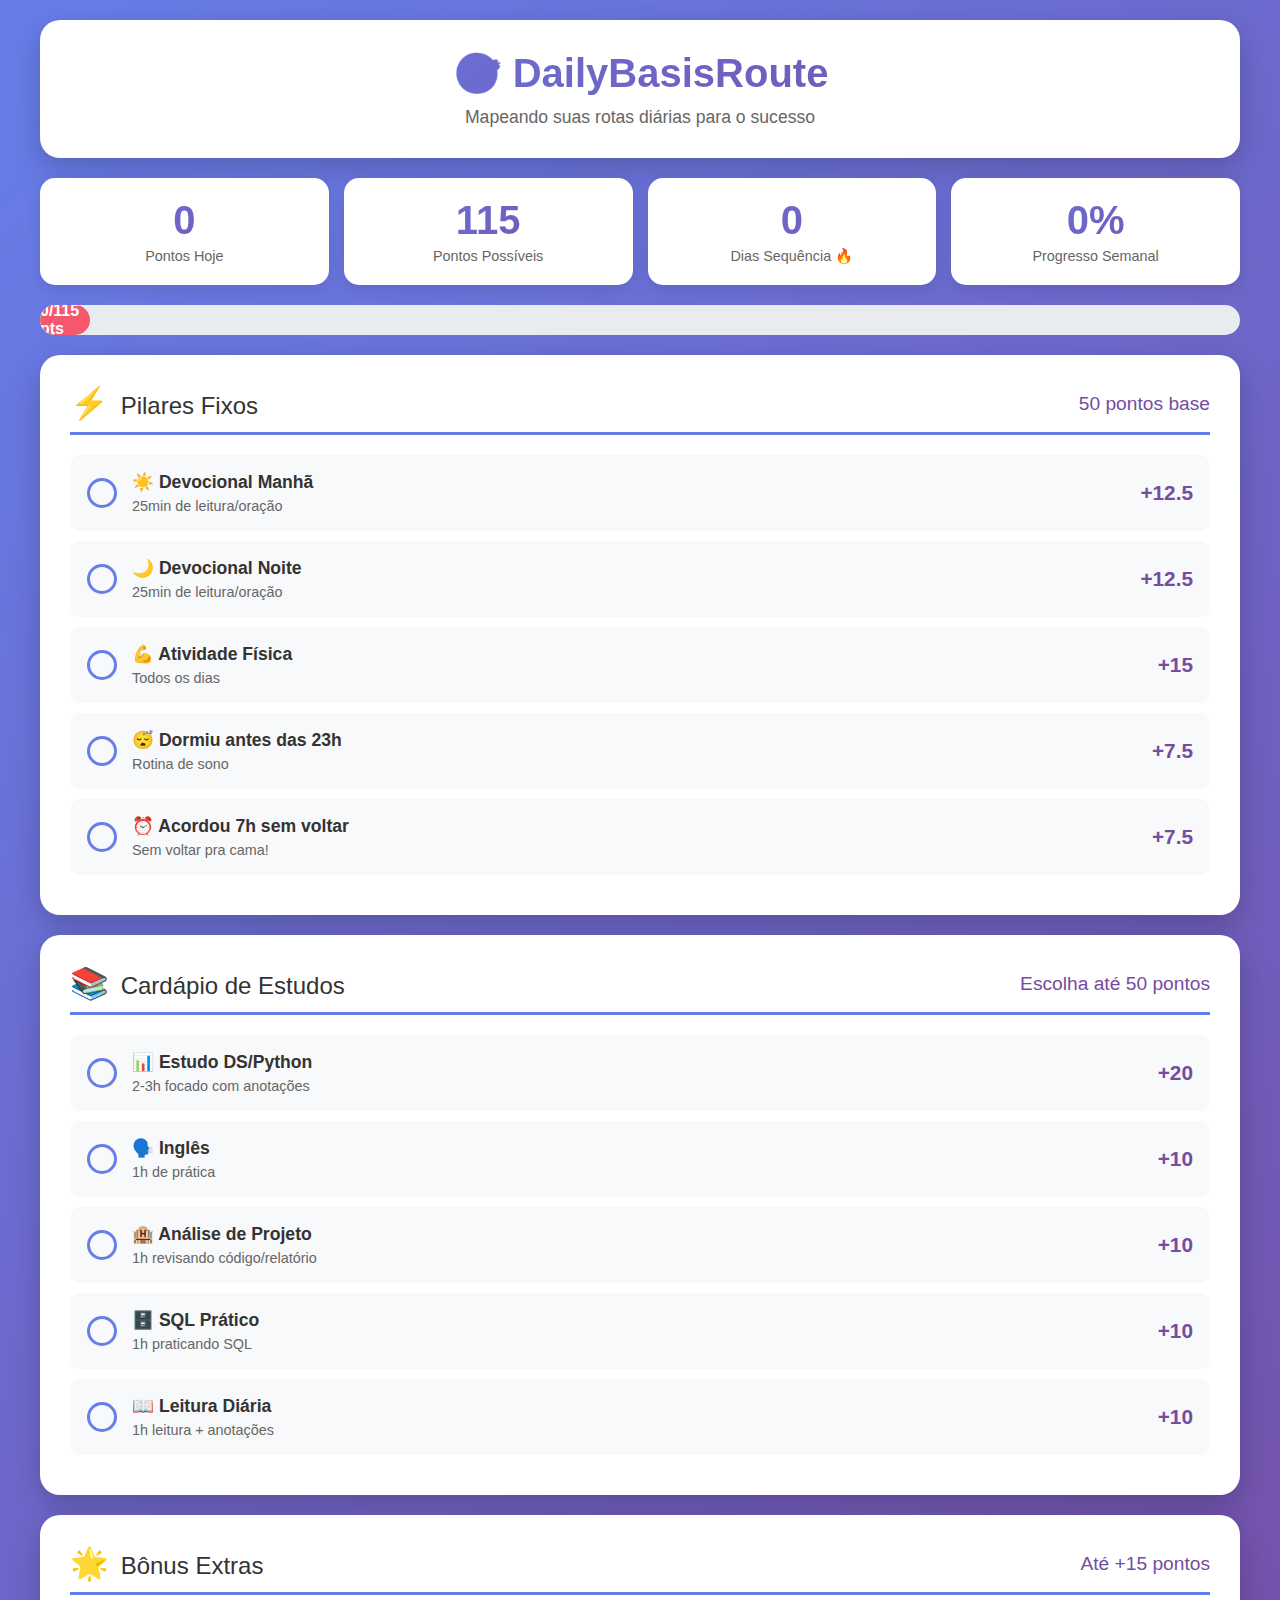
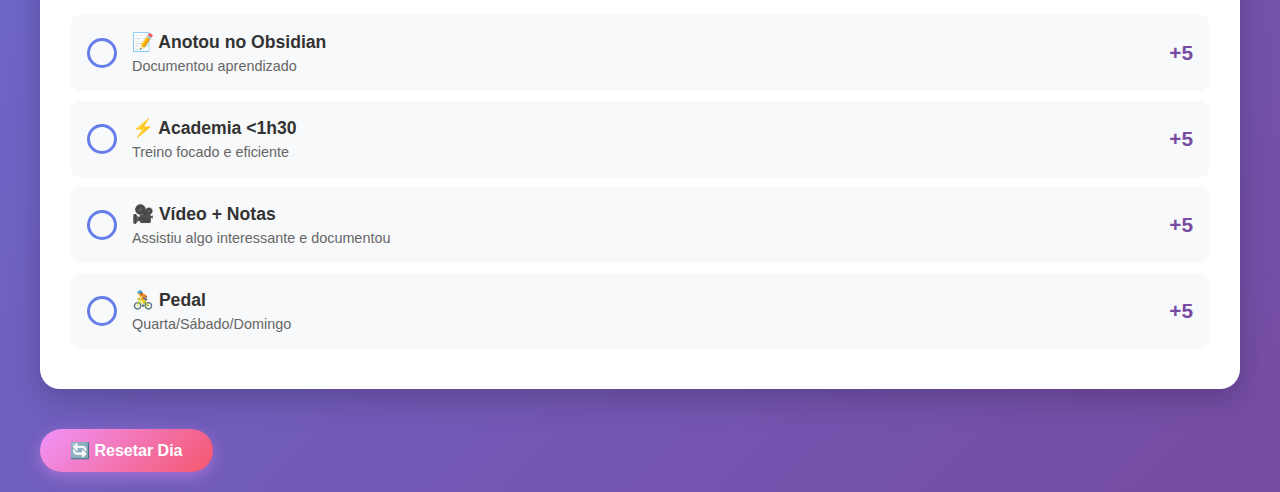
<file: index.html>
<!DOCTYPE html>
<html lang="pt-BR">
  <head>
    <meta charset="UTF-8" />
    <meta name="viewport" content="width=device-width, initial-scale=1.0" />
    <title>DailyBasisRoute - Sistema de Rotina Gamificado</title>
    <style>
      * {
        margin: 0;
        padding: 0;
        box-sizing: border-box;
      }

      body {
        font-family: "Segoe UI", Tahoma, Geneva, Verdana, sans-serif;
        background: linear-gradient(135deg, #667eea 0%, #764ba2 100%);
        min-height: 100vh;
        padding: 20px;
        color: #333;
      }

      .container {
        max-width: 1200px;
        margin: 0 auto;
      }

      .header {
        background: white;
        border-radius: 20px;
        padding: 30px;
        margin-bottom: 20px;
        box-shadow: 0 10px 30px rgba(0, 0, 0, 0.2);
      }

      .header h1 {
        font-size: 2.5em;
        background: linear-gradient(135deg, #667eea 0%, #764ba2 100%);
        -webkit-background-clip: text;
        -webkit-text-fill-color: transparent;
        background-clip: text;
        margin-bottom: 10px;
        text-align: center;
      }

      .header p {
        color: #666;
        font-size: 1.1em;
        text-align: center;
      }

      .stats-grid {
        display: grid;
        grid-template-columns: repeat(auto-fit, minmax(200px, 1fr));
        gap: 15px;
        margin-bottom: 20px;
      }

      .stat-card {
        background: white;
        border-radius: 15px;
        padding: 20px;
        text-align: center;
        box-shadow: 0 5px 15px rgba(0, 0, 0, 0.1);
        transition: transform 0.3s;
      }

      .stat-card:hover {
        transform: translateY(5px);
      }

      .stat-number {
        font-size: 2.5em;
        font-weight: bold;
        background: linear-gradient(135deg, #667eea 0%, #764ba2 100%);
        -webkit-background-clip: text;
        -webkit-text-fill-color: transparent;
        background-clip: text;
      }

      .stat-label {
        color: #666;
        margin-top: 5px;
        font-size: 0.9em;
      }

      .tasks-container {
        background: white;
        border-radius: 20px;
        padding: 30px;
        box-shadow: 0 10px 30px rgba(0, 0, 0, 0.2);
        margin-bottom: 20px;
      }

      .section-title {
        font-size: 1.5em;
        margin-bottom: 20px;
        padding-bottom: 10px;
        border-bottom: 3px solid #667eea;
        display: flex;
        justify-content: space-between;
        align-items: center;
      }

      .section-points {
        font-size: 0.8em;
        color: #764ba2;
        font-weight: normal;
      }

      .task-item {
        background: #f8f9fa;
        border-radius: 10px;
        padding: 15px;
        margin-bottom: 10px;
        display: flex;
        align-items: center;
        gap: 15px;
        transition: all 0.3s;
        cursor: pointer;
        border: 2px solid transparent;
      }

      .task-item:hover {
        background: #e9ecef;
      }

      .task-item.completed {
        background: linear-gradient(135deg, #667eea15 0%, #764ba215 100%);
        border: 2px solid #667eea;
      }

      .checkbox {
        width: 30px;
        height: 30px;
        border-radius: 50%;
        border: 3px solid #667eea;
        display: flex;
        align-items: center;
        justify-content: center;
        flex-shrink: 0;
        transition: all 0.3s;
      }

      .task-item.completed .checkbox {
        background: #667eea;
      }

      .checkbox::after {
        content: "✓";
        color: white;
        font-size: 1.2em;
        font-weight: bold;
        opacity: 0;
        transition: opacity 0.3s;
      }

      .task-item.completed .checkbox::after {
        opacity: 1;
      }

      .task-info {
        flex-grow: 1;
      }

      .task-name {
        font-weight: 600;
        font-size: 1.1em;
        margin-bottom: 5px;
      }

      .task-details {
        color: #666;
        font-size: 0.9em;
      }

      .task-points {
        font-size: 1.3em;
        font-weight: bold;
        color: #764ba2;
        flex-shrink: 0;
      }

      .progress-bar {
        background: #e9ecef;
        border-radius: 50px;
        height: 30px;
        margin: 20px 0;
        overflow: hidden;
        position: relative;
      }

      .progress-fill {
        background: #f5576c;
        height: 100%;
        border-radius: 50px;
        transition: width 0.5s ease;
        display: flex;
        align-items: center;
        justify-content: center;
        color: white;
        font-weight: bold;
        min-width: 50px;
      }

      .streak-badge {
        display: inline-block;
        background: linear-gradient(135deg, #f093fb 0%, #f5576c 100%);
        color: white;
        padding: 5px 15px;
        border-radius: 20px;
        font-weight: bold;
        margin-left: 10px;
      }

      .reset-button {
        background: linear-gradient(135deg, #f093fb 0%, #f5576c 100%);
        color: white;
        border: none;
        padding: 12px 30px;
        border-radius: 25px;
        font-size: 1em;
        font-weight: bold;
        cursor: pointer;
        box-shadow: 0 5px 15px rgba(240, 147, 251, 0.4);
        transition: all 0.3s;
        margin-top: 20px;
      }

      .reset-button:hover {
        transform: translateY(-2px);
        box-shadow: 0 7px 20px rgba(240, 147, 251, 0.6);
      }

      .emoji {
        font-size: 1.3em;
        margin-right: 5px;
      }

      @media (max-width: 768px) {
        .header h1 {
          font-size: 1.8em;
        }

        .stats-grid {
          grid-template-columns: repeat(2, 1fr);
        }

        .task-item {
          flex-direction: column;
          align-items: flex-start;
        }

        .task-points {
          align-self: flex-end;
        }
      }
    </style>
  </head>
  <body>
    <div class="container">
      <div class="header">
        <h1>🎯 DailyBasisRoute</h1>
        <p>Mapeando suas rotas diárias para o sucesso</p>
      </div>

      <div class="stats-grid">
        <div class="stat-card">
          <div class="stat-number" id="totalPoints">0</div>
          <div class="stat-label">Pontos Hoje</div>
        </div>
        <div class="stat-card">
          <div class="stat-number" id="maxPoints">115</div>
          <div class="stat-label">Pontos Possíveis</div>
        </div>
        <div class="stat-card">
          <div class="stat-number" id="streak">0</div>
          <div class="stat-label">Dias Sequência 🔥</div>
        </div>
        <div class="stat-card">
          <div class="stat-number" id="weekProgress">0%</div>
          <div class="stat-label">Progresso Semanal</div>
        </div>
      </div>

      <div class="progress-bar">
        <div class="progress-fill" id="progressFill" style="width: 0%">
          <span id="progressText">0/115 pts</span>
        </div>
      </div>

      <div class="tasks-container">
        <div class="section-title">
          <span><span class="emoji">⚡</span> Pilares Fixos</span>
          <span class="section-points">50 pontos base</span>
        </div>
        <div id="pilaresTasks"></div>
      </div>

      <div class="tasks-container">
        <div class="section-title">
          <span><span class="emoji">📚</span> Cardápio de Estudos</span>
          <span class="section-points">Escolha até 50 pontos</span>
        </div>
        <div id="cardapioTasks"></div>
      </div>

      <div class="tasks-container">
        <div class="section-title">
          <span><span class="emoji">🌟</span> Bônus Extras</span>
          <span class="section-points">Até +15 pontos</span>
        </div>
        <div id="bonusTasks"></div>
      </div>

      <button class="reset-button" onclick="resetDay()">🔄 Resetar Dia</button>
    </div>

    <script>
      // Estrutura de tarefas
      const tasks = {
        pilares: [
          {
            id: "dev-manha",
            name: "Devocional Manhã",
            emoji: "☀️",
            points: 12.5,
            details: "25min de leitura/oração",
          },
          {
            id: "dev-noite",
            name: "Devocional Noite",
            emoji: "🌙",
            points: 12.5,
            details: "25min de leitura/oração",
          },
          {
            id: "academia",
            name: "Atividade Física",
            emoji: "💪",
            points: 15,
            details: "Todos os dias",
          },
          {
            id: "dormir-cedo",
            name: "Dormiu antes das 23h",
            emoji: "😴",
            points: 7.5,
            details: "Rotina de sono",
          },
          {
            id: "acordar-cedo",
            name: "Acordou 7h sem voltar",
            emoji: "⏰",
            points: 7.5,
            details: "Sem voltar pra cama!",
          },
        ],
        cardapio: [
          {
            id: "estudo-ds",
            name: "Estudo DS/Python",
            emoji: "📊",
            points: 20,
            details: "2-3h focado com anotações",
          },
          {
            id: "ingles",
            name: "Inglês",
            emoji: "🗣️",
            points: 10,
            details: "1h de prática",
          },
          {
            id: "projeto-hoteis",
            name: "Análise de Projeto",
            emoji: "🏨",
            points: 10,
            details: "1h revisando código/relatório",
          },
          {
            id: "sql",
            name: "SQL Prático",
            emoji: "🗄️",
            points: 10,
            details: "1h praticando SQL",
          },
          {
            id: "storytelling",
            name: "Leitura Diária",
            emoji: "📖",
            points: 10,
            details: "1h leitura + anotações",
          },
        ],
        bonus: [
          {
            id: "obsidian",
            name: "Anotou no Obsidian",
            emoji: "📝",
            points: 5,
            details: "Documentou aprendizado",
          },
          {
            id: "academia-rapida",
            name: "Academia <1h30",
            emoji: "⚡",
            points: 5,
            details: "Treino focado e eficiente",
          },
          {
            id: "video-notas",
            name: "Vídeo + Notas",
            emoji: "🎥",
            points: 5,
            details: "Assistiu algo interessante e documentou",
          },
          {
            id: "pedal",
            name: "Pedal",
            emoji: "🚴",
            points: 5,
            details: "Quarta/Sábado/Domingo",
          },
        ],
      };

      // Estado das tarefas (carrega do localStorage)
      let taskState = JSON.parse(localStorage.getItem("dailyBasisRoute")) || {};
      let streak = parseInt(localStorage.getItem("streak")) || 0;
      let lastCompletionDate = localStorage.getItem("lastCompletionDate");

      // Verificar se mudou o dia
      function checkNewDay() {
        const today = new Date().toDateString();
        const savedDate = localStorage.getItem("currentDate");

        if (savedDate !== today) {
          // Verificar se ontem bateu 80+ pontos
          const yesterdayPoints = calculateTotalPoints();
          if (yesterdayPoints >= 80 && savedDate) {
            streak++;
            localStorage.setItem("streak", streak);
            localStorage.setItem("lastCompletionDate", savedDate);
          } else if (savedDate) {
            // Quebrou a sequência
            streak = 0;
            localStorage.setItem("streak", "0");
          }

          // Reset para o novo dia
          taskState = {};
          localStorage.setItem("currentDate", today);
          localStorage.setItem("dailyBasisRoute", JSON.stringify(taskState));
        }
      }

      // Renderizar tarefas
      function renderTasks(category, containerId) {
        const container = document.getElementById(containerId);
        container.innerHTML = "";

        tasks[category].forEach((task) => {
          const isCompleted = taskState[task.id] || false;
          const taskElement = document.createElement("div");
          taskElement.className = `task-item ${isCompleted ? "completed" : ""}`;
          taskElement.onclick = () => toggleTask(task.id, category);

          taskElement.innerHTML = `
                    <div class="checkbox"></div>
                    <div class="task-info">
                        <div class="task-name">${task.emoji} ${task.name}</div>
                        <div class="task-details">${task.details}</div>
                    </div>
                    <div class="task-points">+${task.points}</div>
                `;

          container.appendChild(taskElement);
        });
      }

      // Toggle tarefa
      function toggleTask(taskId, category) {
        taskState[taskId] = !taskState[taskId];
        localStorage.setItem("dailyBasisRoute", JSON.stringify(taskState));
        updateUI();
      }

      // Calcular pontos totais
      function calculateTotalPoints() {
        let total = 0;

        Object.keys(taskState).forEach((taskId) => {
          if (taskState[taskId]) {
            // Procurar a tarefa em todas as categorias
            ["pilares", "cardapio", "bonus"].forEach((category) => {
              const task = tasks[category].find((t) => t.id === taskId);
              if (task) total += task.points;
            });
          }
        });

        return total;
      }

      // Atualizar interface
      function updateUI() {
        renderTasks("pilares", "pilaresTasks");
        renderTasks("cardapio", "cardapioTasks");
        renderTasks("bonus", "bonusTasks");

        const total = calculateTotalPoints();
        const maxPoints = 115;
        const percentage = Math.min((total / maxPoints) * 100, 100);

        document.getElementById("totalPoints").textContent = total;
        document.getElementById("progressFill").style.width = percentage + "%";
        document.getElementById(
          "progressText"
        ).textContent = `${total}/${maxPoints} pts`;
        document.getElementById("streak").textContent = streak;

        // Calcular progresso semanal
        const weekProgress = calculateWeekProgress();
        document.getElementById("weekProgress").textContent =
          weekProgress + "%";
      }

      function calculateWeekProgress() {
        const weekData = JSON.parse(localStorage.getItem('weekData')) || {};
        const today = new Date().toDateString();
        weekData[today] = calculateTotalPoints();
        localStorage.setItem('weekData', JSON.stringify(weekData));
        const last7Days = Object.keys(weekData).slice(-7);
        const totalWeekPoints = last7Days.reduce((sum, day) => sum + (weekData[day] || 0), 0);
        const maxWeekPoints = last7Days.length * 115;

        return Math.round((totalWeekPoints / maxWeekPoints) * 100);
      }

      // Resetar dia
      function resetDay() {
        if (
          confirm(
            "Tem certeza que quer resetar o dia? Isso vai apagar todo o progresso de hoje."
          )
        ) {
          taskState = {};
          localStorage.setItem("dailyBasisRoute", JSON.stringify(taskState));
          updateUI();
        }
      }

      // Inicializar
      checkNewDay();
      updateUI();
    </script>
  </body>
</html>
</file>
